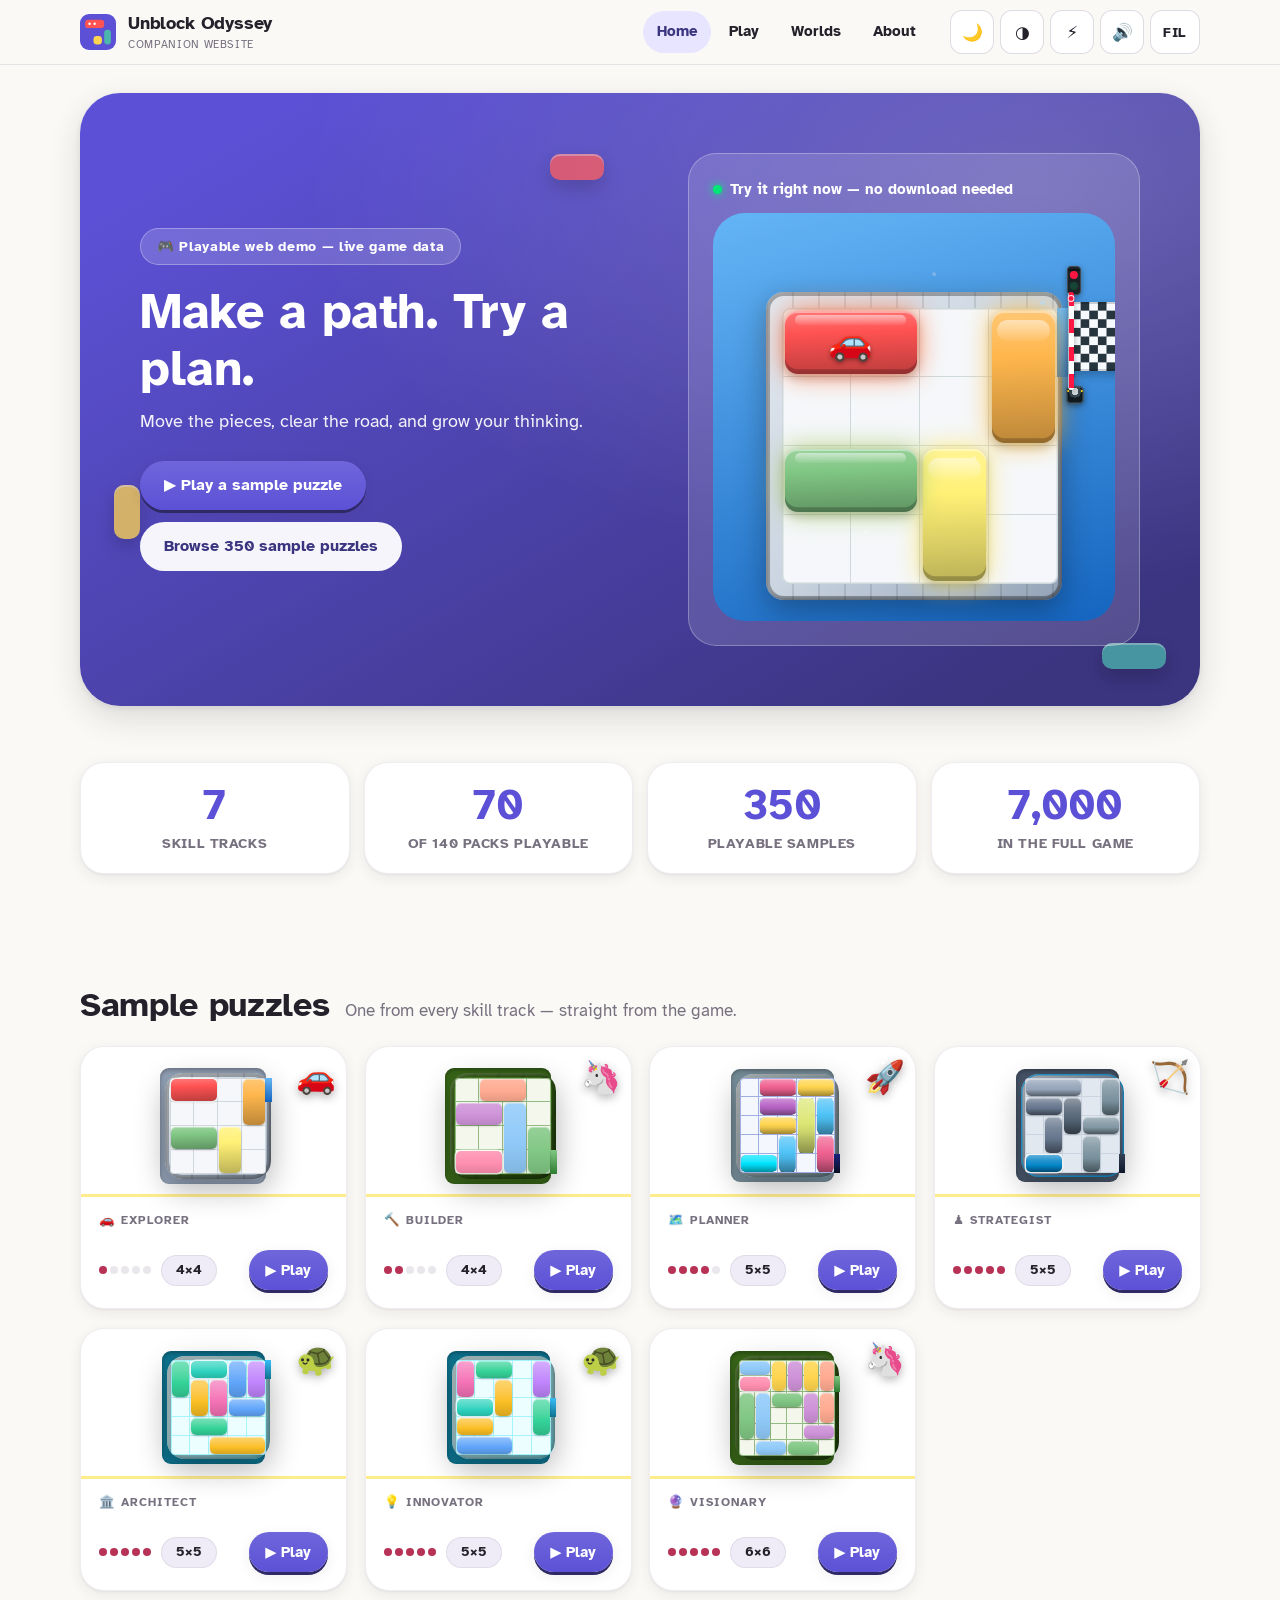
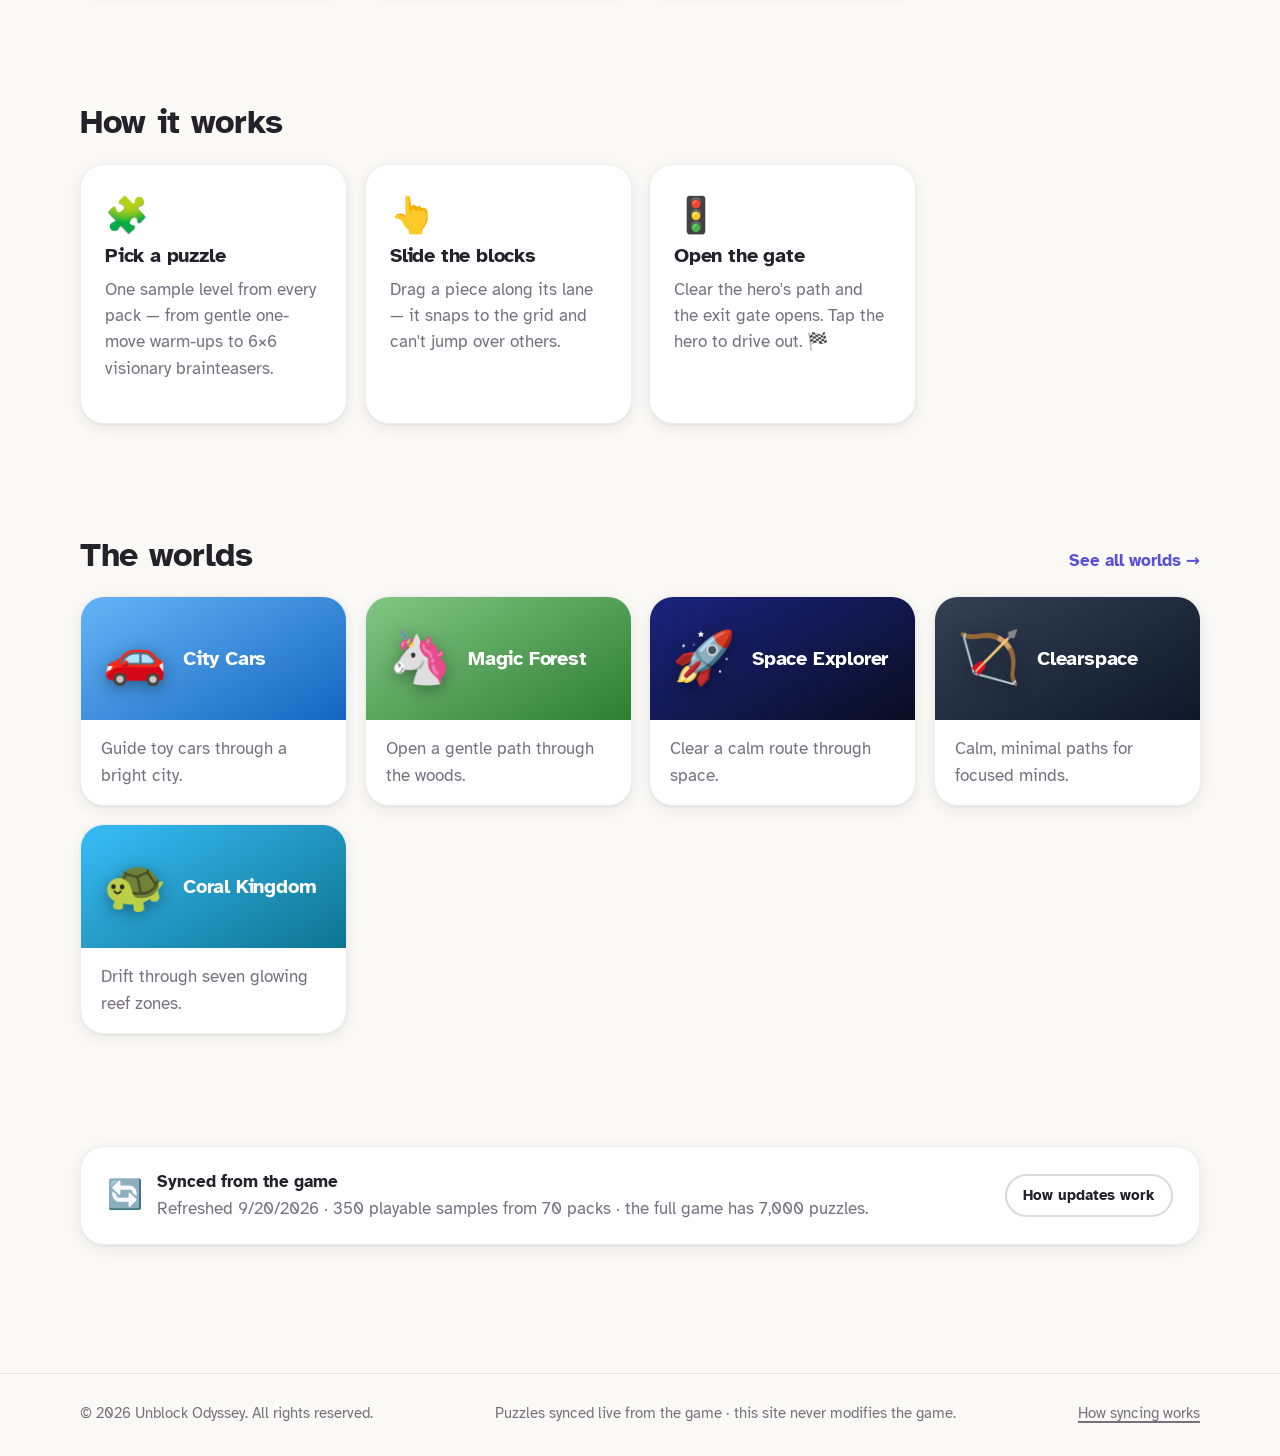
<file: index.html>
<!doctype html>
<html lang="en">
<head>
  <meta charset="utf-8">
  <meta name="viewport" content="width=device-width, initial-scale=1, viewport-fit=cover">
  <meta http-equiv="Content-Security-Policy" content="default-src 'self'; script-src 'self'; style-src 'self' 'unsafe-inline'; img-src 'self' data:; font-src 'self'; connect-src 'self'; object-src 'none'; base-uri 'self'; form-action 'self'; manifest-src 'self'">
  <meta name="referrer" content="no-referrer">
  <title>Unblock Odyssey — Companion Website</title>
  <meta name="description" content="Play real sample puzzles from Unblock Odyssey in your browser. One level from every pack, synced straight from the game — slide the blocks, open the gate, drive out the hero.">
  <meta name="theme-color" id="meta-theme-color" content="#FAF9F6">
  <meta property="og:title" content="Unblock Odyssey — Play sample puzzles">
  <meta property="og:description" content="Real puzzles from the game, playable in your browser. 7 skill tracks, 35 packs, 175 free samples.">
  <meta property="og:type" content="website">
  <link rel="icon" href="data:image/svg+xml,%3Csvg xmlns='http://www.w3.org/2000/svg' viewBox='0 0 64 64'%3E%3Crect width='64' height='64' rx='16' fill='%235C51D6'/%3E%3Crect x='9' y='10' width='34' height='15' rx='6' fill='%23FF5252'/%3E%3Crect x='24' y='39' width='15' height='15' rx='6' fill='%23FFD54F'/%3E%3Crect x='43' y='28' width='12' height='26' rx='6' fill='%234DB6AC'/%3E%3Ccircle cx='17' cy='17.5' r='2.2' fill='%23fff'/%3E%3Ccircle cx='26' cy='17.5' r='2.2' fill='%23fff'/%3E%3C/svg%3E">

  <script src="src/js/preflight.js"></script>
  <link rel="stylesheet" href="src/styles/fonts.css">
  <link rel="stylesheet" href="src/styles/tokens.css">
  <link rel="stylesheet" href="src/styles/base.css">
  <link rel="stylesheet" href="src/styles/components.css">
  <link rel="stylesheet" href="src/styles/worlds.css">

</head>
<body>
  <a class="skip-link" href="#app" data-i18n="skip">Skip to content</a>

  <header class="site-header">
    <div class="wrap">
      <a class="brand" href="#/" aria-label="Unblock Odyssey home">
        <svg width="36" height="36" viewBox="0 0 64 64" aria-hidden="true">
          <rect width="64" height="64" rx="16" fill="#5C51D6"/>
          <rect x="9" y="10" width="34" height="15" rx="6" fill="#FF5252"/>
          <rect x="24" y="39" width="15" height="15" rx="6" fill="#FFD54F"/>
          <rect x="43" y="28" width="12" height="26" rx="6" fill="#4DB6AC"/>
          <circle cx="17" cy="17.5" r="2.2" fill="#fff"/>
          <circle cx="26" cy="17.5" r="2.2" fill="#fff"/>
        </svg>
        <span class="brand-name">Unblock Odyssey<small data-i18n="brandTag">Companion website</small></span>
      </a>

      <nav class="site-nav" id="site-nav" aria-label="Main">
        <a href="#/" data-nav="home" data-i18n="navHome">Home</a>
        <a href="#/play" data-nav="play" data-i18n="navPlay">Play</a>
        <a href="#/worlds" data-nav="worlds" data-i18n="navWorlds">Worlds</a>
        <a href="#/about" data-nav="about" data-i18n="navAbout">About</a>
      </nav>

      <div class="prefs" role="group" aria-label="Display preferences" data-i18n-aria="prefsGroup">
        <button class="pref-btn" id="pref-theme" aria-pressed="false">☀️</button>
        <button class="pref-btn" id="pref-contrast" aria-pressed="false">◐</button>
        <button class="pref-btn" id="pref-motion" aria-pressed="false">⚡</button>
        <button class="pref-btn" id="pref-sound" aria-pressed="false">🔇</button>
        <button class="pref-btn pref-lang" id="pref-lang" title="Wika / Language">FIL</button>
      </div>

      <button class="menu-toggle" id="menu-toggle" aria-expanded="false" aria-controls="site-nav" aria-label="Menu" data-i18n-aria="menu">☰</button>
    </div>
  </header>

  <main id="app"></main>

  <footer class="site-footer">
    <div class="wrap">
      <span data-i18n="footerRights">© 2026 Unblock Odyssey. All rights reserved.</span>
      <span data-i18n="footerSync">Puzzles synced live from the game · this site never modifies the game.</span>
      <span><a href="#/about" data-i18n="footerHow">How syncing works</a></span>
    </div>
  </footer>

  <noscript>
    <div style="max-width:640px;margin:60px auto;padding:0 20px;font-family:sans-serif;text-align:center">
      <h1>Unblock Odyssey</h1>
      <p>This playable website needs JavaScript. Please enable it and reload.</p>
    </div>
  </noscript>

  <script type="module" src="src/js/main.js"></script>
</body>
</html>
</file>
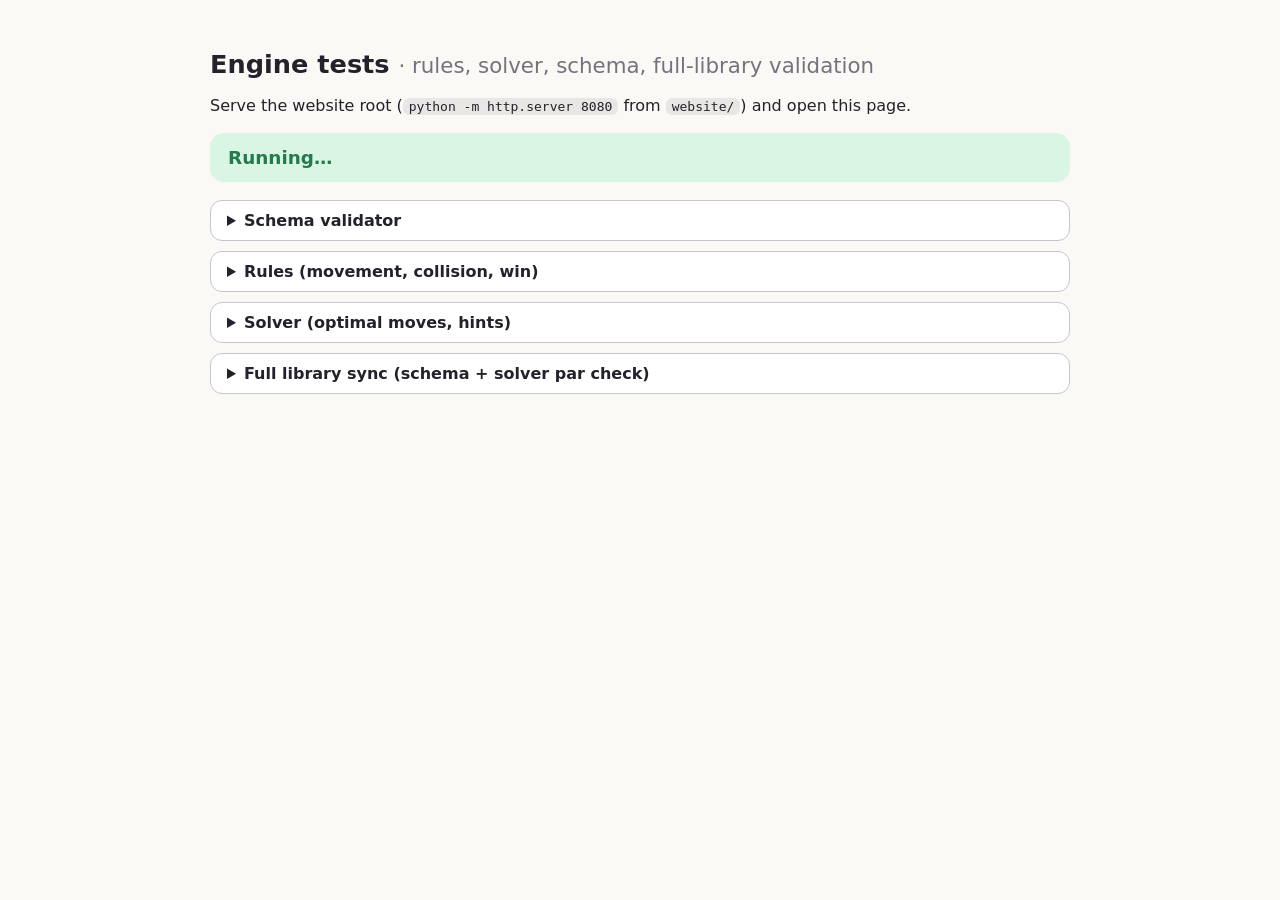
<file: tests/engine-tests.html>
<!doctype html>
<html lang="en">
<head>
  <meta charset="utf-8">
  <meta name="viewport" content="width=device-width, initial-scale=1">
  <title>Engine tests · Unblock Odyssey website</title>
  <style>
    :root { color-scheme: light dark; }
    body { font-family: "Atkinson Hyperlegible", "Segoe UI", system-ui, sans-serif; margin: 0; padding: 32px 20px 60px; background: #FAF9F6; color: #24212B; }
    main { max-width: 860px; margin: 0 auto; }
    h1 { font-size: 1.6rem; } h1 small { font-weight: 400; color: #77717F; }
    #summary { font-size: 1.15rem; font-weight: 700; padding: 14px 18px; border-radius: 14px; margin: 18px 0; }
    #summary.pass { background: #D9F6E4; color: #257A4B; }
    #summary.fail { background: #FFD9E1; color: #B3261E; }
    details { border: 1px solid #C9C3D0; border-radius: 12px; padding: 10px 16px; margin-bottom: 10px; background: #fff; }
    summary { cursor: pointer; font-weight: 700; }
    .pass-row { color: #257A4B; } .fail-row { color: #B3261E; font-weight: 700; }
    ul { margin: 8px 0; padding-left: 22px; } li { margin: 3px 0; font-size: .93rem; }
    code { background: rgba(0,0,0,.07); padding: 1px 6px; border-radius: 6px; }
  </style>
</head>
<body>
  <main>
    <h1>Engine tests <small>· rules, solver, schema, full-library validation</small></h1>
    <p>Serve the website root (<code>python -m http.server 8080</code> from <code>website/</code>) and open this page.</p>
    <div id="summary" class="pass">Running…</div>
    <div id="results"></div>
  </main>

  <script type="module">
    import { validateLevel, difficultyForMinimumMoves, TRACKS } from '../src/js/engine/schema.js';
    import { allowedRange, isPathClear, applySlide } from '../src/js/engine/rules.js';
    import { solve, hint } from '../src/js/engine/solver.js';

    const resultsEl = document.getElementById('results');
    const summaryEl = document.getElementById('summary');
    let pass = 0, fail = 0;

    function group(name, fn) {
      const details = document.createElement('details');
      details.innerHTML = `<summary>${name}</summary><ul></ul>`;
      const list = details.querySelector('ul');
      const row = (ok, text) => {
        const li = document.createElement('li');
        li.className = ok ? 'pass-row' : 'fail-row';
        li.textContent = `${ok ? '✔' : '✘'} ${text}`;
        list.appendChild(li);
        ok ? pass++ : fail++;
      };
      fn(row);
      details.open = fail > 0;
      resultsEl.appendChild(details);
    }

    // ---------- fixtures ----------
    const sample1 = { // v2-explorer-first-paths l01-q01
      id: 'sample-l01-q01', gridSize: 4, exit: { side: 'RIGHT', index: 0 },
      blocks: [
        { id: 0, x: 0, y: 0, length: 2, orientation: 'HORIZONTAL', target: true },
        { id: 1, x: 2, y: 2, length: 2, orientation: 'VERTICAL' },
        { id: 2, x: 3, y: 0, length: 2, orientation: 'VERTICAL' },
        { id: 3, x: 0, y: 2, length: 2, orientation: 'HORIZONTAL' },
      ],
      metadata: { track: 'EXPLORER', skills: ['ONE_STEP_PLANNING'], authoredDifficulty: 1, expectedMinimumMoves: 1 },
    };
    const clone = (p) => JSON.parse(JSON.stringify(p));
    const blocksOf = (p) => p.blocks.map((b) => ({ ...b }));

    // ---------- schema tests ----------
    group('Schema validator', (row) => {
      row(validateLevel(sample1).length === 0, 'valid sample level passes');

      const bad = clone(sample1);
      bad.blocks[1].x = 0; // overlap with target
      row(validateLevel(bad).some((e) => e.includes('overlaps')), 'overlapping blocks rejected');

      const twoTargets = clone(sample1);
      twoTargets.blocks[3].target = true;
      row(validateLevel(twoTargets).some((e) => e.includes('exactly one target')), 'two targets rejected');

      const wrongRow = clone(sample1);
      wrongRow.blocks[0].y = 1;
      row(validateLevel(wrongRow).some((e) => e.includes('exit row')), 'target off the exit row rejected');

      const badDiff = clone(sample1);
      badDiff.metadata.authoredDifficulty = 5;
      row(validateLevel(badDiff).some((e) => e.includes('authoredDifficulty')), 'difficulty band mismatch rejected');

      row(difficultyForMinimumMoves(1) === 1 && difficultyForMinimumMoves(3) === 2
        && difficultyForMinimumMoves(5) === 3 && difficultyForMinimumMoves(8) === 4
        && difficultyForMinimumMoves(9) === 5, 'difficulty bands match the game policy');
    });

    // ---------- rules tests ----------
    group('Rules (movement, collision, win)', (row) => {
      row(isPathClear(sample1, blocksOf(sample1)) === false, 'sample l01-q01 starts blocked');
      row(!!allowedRange(sample1, blocksOf(sample1), 1), 'movable block returns a legal range');

      const walled = clone(sample1);
      walled.blocks[1].static = true;
      row(!allowedRange(walled, blocksOf(walled), 1), 'static block returns no range');
      row(allowedRange(sample1, blocksOf(sample1), 0).max === 1,
        'target can slide right to x=1 but no further while blocked');

      const slid = applySlide(sample1, blocksOf(sample1), 2, 2); // blocker down 2
      row(!!slid && isPathClear(sample1, slid), 'moving blocker down opens the path');

      const noJump = clone(sample1);
      noJump.blocks = [
        { id: 0, x: 0, y: 0, length: 2, orientation: 'HORIZONTAL', target: true },
        { id: 1, x: 3, y: 0, length: 2, orientation: 'VERTICAL' },
        { id: 2, x: 3, y: 2, length: 2, orientation: 'VERTICAL' },
      ];
      row(allowedRange(noJump, noJump.blocks, 2).min === 2, 'vertical block cannot jump through the target row');

      const alreadyClear = { id: 'clear', gridSize: 4, exit: { side: 'RIGHT', index: 1 },
        blocks: [
          { id: 0, x: 0, y: 1, length: 2, orientation: 'HORIZONTAL', target: true },
          { id: 1, x: 1, y: 3, length: 2, orientation: 'HORIZONTAL' },
        ],
        metadata: { track: 'EXPLORER', skills: ['PATH_CLEARING'], authoredDifficulty: 1, expectedMinimumMoves: 1 } };
      row(isPathClear(alreadyClear, blocksOf(alreadyClear)), 'empty path is clear');
    });

    // ---------- solver tests ----------
    group('Solver (optimal moves, hints)', (row) => {
      const r1 = solve(sample1, blocksOf(sample1));
      row(r1.found && r1.moves === 1, `sample l01-q01 solved in 1 move (got ${r1.moves})`);

      // Mid-state: target slid right to x=1; the last blocker still needs one move.
      const mid = applySlide(sample1, blocksOf(sample1), 0, 1);
      const h = hint(sample1, mid);
      row(!!h && h.id === 2, `hint from mid-state points at the right block (got ${h && h.id})`);

      const optimal1 = solve(sample1, blocksOf(sample1), { optimal: true });
      row(optimal1.found && optimal1.moves === 1, 'optimal mode confirms 1 move');

      const unsolvable = clone(sample1);
      unsolvable.blocks[2].static = true;
      unsolvable.blocks[2].y = 0;
      const r2 = solve(unsolvable, blocksOf(unsolvable));
      row(r2.found === false, 'permanently walled puzzle is reported unsolvable');
    });

    // ---------- full library ----------
    group('Full library sync (schema + solver par check)', async (row) => {
      const manifest = await (await fetch('../data/manifest.json')).json();
      row(manifest.stats.packs > 0, `manifest loaded: ${manifest.stats.packs} packs, ${manifest.stats.puzzles} puzzles`);

      let totalLevels = 0, invalid = 0;
      const parChecks = [];
      for (const track of manifest.tracks) {
        for (const pack of track.packs) {
          const json = await (await fetch(`../data/levels/${pack.file}`)).json();
          for (const level of json.levels) {
            totalLevels++;
            const errors = validateLevel(level);
            if (errors.length) invalid++;
          }
          parChecks.push({ track: track.id, pack: pack.title, level: pack.firstPuzzle.puzzle });
        }
      }
      row(invalid === 0, `validated ${totalLevels} levels — ${invalid} invalid`);

      // The game's authored `expectedMinimumMoves` was generated by a BFS
      // that lets blocks jump over each other, so it can drift from the real
      // interactive rules. The website therefore computes its own optimal
      // Par. Here we assert the engine stays self-consistent across all
      // featured puzzles: optimal solves succeed (deep boards may hit the
      // node budget) and weighted hint search never beats the optimum.
      let parOk = 0, parTested = 0, beyondBudget = 0;
      const optima = [];
      for (const check of parChecks) {
        const optimal = solve(check.level, blocksOf(check.level), { optimal: true });
        parTested++;
        optima.push({ check, optimal });
        if (optimal.found) parOk++;
        else if (check.level.metadata.expectedMinimumMoves >= 15) { beyondBudget++; parOk++; }
        else row(false, `${check.track}/${check.pack}: no optimal solution found`);
      }
      row(parOk === parTested, `optimal solve succeeds on ${parOk}/${parTested} featured puzzles${beyondBudget ? ` (${beyondBudget} beyond node budget)` : ''}`);

      let hintOk = 0, hintTested = 0;
      for (const { check, optimal } of optima) {
        if (!optimal.found) continue;
        const weighted = solve(check.level, blocksOf(check.level));
        hintTested++;
        if (weighted.found && weighted.moves >= optimal.moves) hintOk++;
        else if (!weighted.found) hintOk++; // budget miss is acceptable
        else row(false, `${check.track}/${check.pack}: weighted search beat the optimum (${weighted.moves} < ${optimal.moves})`);
      }
      row(hintOk === hintTested, `weighted hint search consistent with the optimum on ${hintOk}/${hintTested} solvable puzzles`);
    });

    // ---------- summary ----------
    const done = () => {
      summaryEl.className = fail ? 'fail' : 'pass';
      summaryEl.textContent = fail ? `✘ ${fail} failing assertion(s), ${pass} passed` : `✔ All ${pass} assertions passed`;
      resultsEl.querySelectorAll('details').forEach((d) => { if (d.querySelector('.fail-row')) d.open = true; });
    };
    // the library group fetches all packs asynchronously; re-check until settled
    const timer = setInterval(() => {
      const libSummary = [...resultsEl.querySelectorAll('li')].some((li) =>
        li.textContent.includes('featured puzzles'));
      if (libSummary) { clearInterval(timer); done(); }
    }, 300);
    setTimeout(done, 8000);
  </script>
</body>
</html>
</file>
<file: src/styles/fonts.css>
/* latin-ext */
@font-face {
  font-family: 'Atkinson Hyperlegible';
  font-style: italic;
  font-weight: 700;
  font-display: swap;
  src: url(../../fonts/9Bt93C1KxNDXMspQ1lPyU89-1h6ONRlW45G056qRdhWDTFieFA.woff2) format('woff2');
  unicode-range: U+0100-02BA, U+02BD-02C5, U+02C7-02CC, U+02CE-02D7, U+02DD-02FF, U+0304, U+0308, U+0329, U+1D00-1DBF, U+1E00-1E9F, U+1EF2-1EFF, U+2020, U+20A0-20AB, U+20AD-20C0, U+2113, U+2C60-2C7F, U+A720-A7FF;
}
/* latin */
@font-face {
  font-family: 'Atkinson Hyperlegible';
  font-style: italic;
  font-weight: 700;
  font-display: swap;
  src: url(../../fonts/9Bt93C1KxNDXMspQ1lPyU89-1h6ONRlW45G056qRdhWNTFg.woff2) format('woff2');
  unicode-range: U+0000-00FF, U+0131, U+0152-0153, U+02BB-02BC, U+02C6, U+02DA, U+02DC, U+0304, U+0308, U+0329, U+2000-206F, U+20AC, U+2122, U+2191, U+2193, U+2212, U+2215, U+FEFF, U+FFFD;
}
/* latin-ext */
@font-face {
  font-family: 'Atkinson Hyperlegible';
  font-style: normal;
  font-weight: 400;
  font-display: swap;
  src: url(../../fonts/9Bt23C1KxNDXMspQ1lPyU89-1h6ONRlW45G07JIoSwQ.woff2) format('woff2');
  unicode-range: U+0100-02BA, U+02BD-02C5, U+02C7-02CC, U+02CE-02D7, U+02DD-02FF, U+0304, U+0308, U+0329, U+1D00-1DBF, U+1E00-1E9F, U+1EF2-1EFF, U+2020, U+20A0-20AB, U+20AD-20C0, U+2113, U+2C60-2C7F, U+A720-A7FF;
}
/* latin */
@font-face {
  font-family: 'Atkinson Hyperlegible';
  font-style: normal;
  font-weight: 400;
  font-display: swap;
  src: url(../../fonts/9Bt23C1KxNDXMspQ1lPyU89-1h6ONRlW45G04pIo.woff2) format('woff2');
  unicode-range: U+0000-00FF, U+0131, U+0152-0153, U+02BB-02BC, U+02C6, U+02DA, U+02DC, U+0304, U+0308, U+0329, U+2000-206F, U+20AC, U+2122, U+2191, U+2193, U+2212, U+2215, U+FEFF, U+FFFD;
}
/* latin-ext */
@font-face {
  font-family: 'Atkinson Hyperlegible';
  font-style: normal;
  font-weight: 700;
  font-display: swap;
  src: url(../../fonts/9Bt73C1KxNDXMspQ1lPyU89-1h6ONRlW45G8Wbc9eiWPVFw.woff2) format('woff2');
  unicode-range: U+0100-02BA, U+02BD-02C5, U+02C7-02CC, U+02CE-02D7, U+02DD-02FF, U+0304, U+0308, U+0329, U+1D00-1DBF, U+1E00-1E9F, U+1EF2-1EFF, U+2020, U+20A0-20AB, U+20AD-20C0, U+2113, U+2C60-2C7F, U+A720-A7FF;
}
/* latin */
@font-face {
  font-family: 'Atkinson Hyperlegible';
  font-style: normal;
  font-weight: 700;
  font-display: swap;
  src: url(../../fonts/9Bt73C1KxNDXMspQ1lPyU89-1h6ONRlW45G8Wbc9dCWP.woff2) format('woff2');
  unicode-range: U+0000-00FF, U+0131, U+0152-0153, U+02BB-02BC, U+02C6, U+02DA, U+02DC, U+0304, U+0308, U+0329, U+2000-206F, U+20AC, U+2122, U+2191, U+2193, U+2212, U+2215, U+FEFF, U+FFFD;
}
</file>
<file: src/styles/tokens.css>
/* Design tokens — mirrored from the game's ui/theme (see website/docs/DESIGN.md). */

:root {
  --bg: #FAF9F6;
  --surface: #FFFFFF;
  --surface-2: #F0ECF7;
  --text: #24212B;
  --muted: #77717F;
  --outline: #C9C3D0;

  --primary: #5C51D6;
  --primary-deep: #3B347F;
  --primary-container: #E7E5FF;
  --on-primary: #FFFFFF;

  --teal: #4DB6AC;
  --teal-container: #E0F2F1;
  --raspberry: #B83256;
  --raspberry-container: #FFD9E1;
  --gold: #FFD700;
  --success: #257A4B;
  --success-container: #D9F6E4;
  --warning: #8A5A00;
  --focus: #0057D9;

  --shadow-1: 0 1px 2px rgba(36, 33, 43, .06), 0 4px 14px rgba(36, 33, 43, .08);
  --shadow-2: 0 2px 6px rgba(36, 33, 43, .08), 0 12px 32px rgba(36, 33, 43, .14);
  --shadow-3: 0 6px 16px rgba(36, 33, 43, .12), 0 24px 56px rgba(36, 33, 43, .20);

  --r-sm: 12px;
  --r-md: 16px;
  --r-lg: 24px;
  --r-xl: 32px;

  --font: "Atkinson Hyperlegible", "Segoe UI", system-ui, -apple-system, sans-serif;

  --header-h: 64px;
  --wrap: 1120px;
}

[data-theme="dark"] {
  --bg: #0F111A;
  --surface: #1A1D29;
  --surface-2: #2D2934;
  --text: #F7F3FB;
  --muted: #C9C3D0;
  --outline: #565064;

  --primary: #A594F9;
  --primary-deep: #3B347F;
  --primary-container: #3B347F;
  --on-primary: #17132E;

  --teal: #80CBC4;
  --teal-container: #1E3A36;
  --raspberry: #FFB1C3;
  --raspberry-container: #4A2431;
  --success: #8DD8AA;
  --success-container: #1F3A2A;
  --focus: #FFE36E;

  --shadow-1: 0 1px 2px rgba(0, 0, 0, .4), 0 4px 14px rgba(0, 0, 0, .35);
  --shadow-2: 0 2px 6px rgba(0, 0, 0, .45), 0 12px 32px rgba(0, 0, 0, .45);
  --shadow-3: 0 6px 16px rgba(0, 0, 0, .5), 0 24px 56px rgba(0, 0, 0, .55);
}

/* High-contrast mode (mirrors the game's accessibility theme). */
[data-contrast="high"] {
  --bg: #FFFFFF;
  --surface: #FFFFFF;
  --surface-2: #F2F2F2;
  --text: #000000;
  --muted: #333333;
  --outline: #000000;
  --primary: #001B6B;
  --primary-deep: #001B6B;
  --primary-container: #DDE1FF;
  --on-primary: #FFFFFF;
  --teal: #00695C;
  --raspberry: #8E0038;
  --focus: #001B6B;
  --shadow-1: 0 0 0 1px #000;
  --shadow-2: 0 0 0 2px #000;
  --shadow-3: 0 0 0 3px #000;
}

[data-contrast="high"][data-theme="dark"] {
  --bg: #000000;
  --surface: #0A0A0A;
  --surface-2: #141414;
  --text: #FFFFFF;
  --muted: #CCCCCC;
  --outline: #FFFFFF;
  --primary: #DDE1FF;
  --primary-deep: #FFFFFF;
  --primary-container: #1B1F4D;
  --on-primary: #000000;
  --focus: #FFE36E;
}

/* Motion preferences */
:root {
  --t-fast: 100ms;
  --t-med: 240ms;
  --t-slow: 650ms;
  --ease-pop: cubic-bezier(.34, 1.56, .64, 1);
}
[data-motion="reduced"] * {
  animation-duration: .01ms !important;
  animation-iteration-count: 1 !important;
  transition-duration: .01ms !important;
}
@media (prefers-reduced-motion: reduce) {
  html:not([data-motion="full"]) * {
    animation-duration: .01ms !important;
    animation-iteration-count: 1 !important;
    transition-duration: .01ms !important;
  }
}
</file>
<file: src/styles/base.css>
/* Base layout, typography, header/footer. */

*, *::before, *::after { box-sizing: border-box; }

html { scroll-behavior: smooth; }

body[data-ambience] {
  background:
    radial-gradient(1100px 380px at 50% -80px, color-mix(in srgb, var(--amb-tint, var(--primary)) 16%, transparent), transparent 72%),
    var(--bg);
}
body[data-ambience="city-cars"] { --amb-tint: #1565C0; }
body[data-ambience="magic-forest"] { --amb-tint: #2E7D32; }
body[data-ambience="space-explorer"] { --amb-tint: #1A237E; }
body[data-ambience="clearspace"] { --amb-tint: #334155; }
body[data-ambience="coral-kingdom"] { --amb-tint: #0E7490; }

body {
  margin: 0;
  font-family: var(--font);
  font-size: 17px;
  line-height: 1.55;
  color: var(--text);
  background: var(--bg);
  -webkit-font-smoothing: antialiased;
  min-height: 100vh;
  display: flex;
  flex-direction: column;
}

h1, h2, h3, h4 { line-height: 1.15; margin: 0 0 .5em; font-weight: 700; letter-spacing: -.01em; }
h1 { font-size: clamp(2rem, 4.6vw, 3.1rem); }
h2 { font-size: clamp(1.5rem, 3vw, 2.1rem); }
h3 { font-size: 1.25rem; }
p { margin: 0 0 1em; }
a { color: var(--primary); text-decoration-thickness: 2px; text-underline-offset: 3px; }
a:hover { text-decoration-thickness: 3px; }
img, svg { display: block; max-width: 100%; }
button { font-family: inherit; }

:focus-visible {
  outline: 3px solid var(--focus);
  outline-offset: 2px;
  border-radius: 6px;
}

.wrap { width: min(var(--wrap), 100% - 40px); margin-inline: auto; }
@supports (width: calc(1px * env(safe-area-inset-left, 0px))) {
  .wrap {
    width: min(var(--wrap), calc(100% - 2 * max(20px, env(safe-area-inset-left, 0px))));
  }
}
.muted { color: var(--muted); }
.center { text-align: center; }

.skip-link {
  position: absolute; left: 16px; top: -48px; z-index: 200;
  background: var(--primary); color: var(--on-primary);
  padding: 10px 18px; border-radius: 0 0 var(--r-sm) var(--r-sm);
  transition: top var(--t-fast);
  text-decoration: none; font-weight: 700;
}
.skip-link:focus { top: 0; }

/* ---------- Header ---------- */

.site-header {
  position: sticky; top: 0; z-index: 100;
  background: color-mix(in srgb, var(--bg) 82%, transparent);
  backdrop-filter: blur(10px);
  border-bottom: 1px solid color-mix(in srgb, var(--outline) 45%, transparent);
}
.site-header .wrap {
  height: var(--header-h);
  display: flex; align-items: center; gap: 20px;
}
.brand { display: flex; align-items: center; gap: 12px; text-decoration: none; color: var(--text); }
.brand-name { font-weight: 700; font-size: 1.12rem; letter-spacing: -.01em; }
.brand-name small { display: block; font-size: .68rem; font-weight: 400; color: var(--muted); letter-spacing: .06em; text-transform: uppercase; }

.site-nav { display: flex; align-items: center; gap: 4px; margin-left: auto; }
.site-nav a {
  text-decoration: none; color: var(--text);
  font-weight: 700; font-size: .95rem;
  padding: 9px 14px; border-radius: 999px;
}
.site-nav a:hover { background: var(--surface-2); }
.site-nav a[aria-current="page"] { background: var(--primary-container); color: var(--primary-deep); }
[data-theme="dark"] .site-nav a[aria-current="page"] { color: var(--text); }

.prefs { display: flex; align-items: center; gap: 6px; }
.pref-btn {
  border: 1px solid color-mix(in srgb, var(--outline) 60%, transparent);
  background: var(--surface); color: var(--text);
  width: 44px; height: 44px; border-radius: 12px;
  display: grid; place-items: center; font-size: 1.05rem;
  cursor: pointer; transition: transform var(--t-fast) var(--ease-pop), background var(--t-fast);
}
.pref-btn:hover { transform: translateY(-1px); background: var(--surface-2); }
.pref-btn[aria-pressed="true"] { background: var(--primary-container); border-color: transparent; }
[data-theme="dark"] .pref-btn[aria-pressed="true"] { color: var(--text); }

.pref-lang {
  width: auto;
  min-width: 44px;
  padding: 0 12px;
  font-weight: 700;
  font-size: .85rem;
  letter-spacing: .04em;
}

.menu-toggle {
  display: none;
  border: 1px solid color-mix(in srgb, var(--outline) 60%, transparent);
  background: var(--surface); color: var(--text);
  width: 44px; height: 44px; border-radius: 12px;
  place-items: center; cursor: pointer; font-size: 1.2rem;
}

/* ---------- Main / footer ---------- */

main { flex: 1; }
.screen { animation: screen-in var(--t-med) ease both; padding-bottom: 72px; }
@keyframes screen-in { from { opacity: 0; transform: translateY(10px); } to { opacity: 1; transform: none; } }

.site-footer {
  border-top: 1px solid color-mix(in srgb, var(--outline) 45%, transparent);
  padding: 28px 0 36px;
  color: var(--muted);
  font-size: .92rem;
}
.site-footer .wrap { display: flex; flex-wrap: wrap; gap: 12px 28px; align-items: center; justify-content: space-between; }
.site-footer a { color: inherit; }

/* ---------- Section scaffolding ---------- */

.section { padding: 56px 0; }
.section-head { display: flex; align-items: baseline; gap: 16px; flex-wrap: wrap; margin-bottom: 22px; }
.section-head h2 { margin: 0; }
.section-head .see-all { margin-left: auto; font-weight: 700; text-decoration: none; }

.page-hero { padding: 44px 0 8px; }
.page-hero .crumbs { font-size: .92rem; margin-bottom: 10px; }
.page-hero .crumbs a { font-weight: 700; text-decoration: none; }

.badge-row { display: flex; flex-wrap: wrap; gap: 8px; }

/* ---------- Responsive: mobile navigation & small screens ---------- */

@media (max-width: 880px) {
  .menu-toggle { display: grid; margin-left: auto; }
  .prefs { margin-left: 0; }

  .site-nav {
    display: none;
    position: absolute;
    top: 100%;
    left: 0; right: 0;
    flex-direction: column;
    align-items: stretch;
    gap: 6px;
    margin: 0;
    padding: 12px 16px calc(16px + env(safe-area-inset-bottom, 0px));
    background: var(--surface);
    border-bottom: 1px solid color-mix(in srgb, var(--outline) 45%, transparent);
    box-shadow: var(--shadow-2);
  }
  .site-nav.open { display: flex; }
  .site-nav a { padding: 14px 16px; border-radius: 14px; font-size: 1.05rem; }
}

@media (max-width: 560px) {
  body { font-size: 16px; }
  /* Player screen: near full-bleed board on phones */
  .screen-player .wrap {
    width: 100%;
    max-width: none;
    padding-inline: 8px calc(8px + env(safe-area-inset-right, 0px) - env(safe-area-inset-left, 0px));
  }
  .screen-player .page-hero { padding-top: 12px; margin-bottom: 2px; }
  .screen-player h1 { font-size: 1.3rem; }
  .screen-player .crumbs { margin-bottom: 4px; }
  .brand-name { font-size: .95rem; white-space: nowrap; }
  .brand-name small { display: none; }
  .brand svg { width: 30px; height: 30px; }
  .site-header .wrap { gap: 8px; flex-wrap: wrap; height: auto; min-height: 56px; padding: 8px 0; row-gap: 6px; }
  .site-header .wrap .prefs { order: 3; }
  .site-header .wrap .menu-toggle { order: 2; margin-left: auto; }
  .site-header .wrap .brand { order: 1; }
  .pref-btn { width: 38px; height: 38px; }
  .pref-lang { min-width: 38px; padding: 0 9px; }
  .section { padding: 40px 0; }
  .page-hero { padding-top: 30px; }
  .grid-cards { grid-template-columns: 1fr; }
  .stats-band { grid-template-columns: repeat(2, 1fr); }
  .puzzle-btn { min-width: 72px; flex: 1 1 30%; }
  .hero { border-radius: 28px; }
}

@media (min-width: 561px) and (max-width: 880px) {
  .grid-cards { grid-template-columns: repeat(2, 1fr); }
}
</file>
<file: src/styles/components.css>
/* Shared components: buttons, chips, cards, dialogs, HUD, confetti. */

/* ---------- Buttons ---------- */

.btn {
  display: inline-flex; align-items: center; justify-content: center; gap: 9px;
  min-height: 48px; padding: 12px 24px;
  border-radius: 999px; border: none; cursor: pointer;
  font-weight: 700; font-size: 1rem; text-decoration: none;
  transition: transform var(--t-fast) var(--ease-pop), box-shadow var(--t-fast), background var(--t-fast);
}
.btn:active { transform: scale(.97); }
.btn-primary {
  background: linear-gradient(180deg, color-mix(in srgb, var(--primary) 88%, white), var(--primary));
  color: var(--on-primary);
  box-shadow: 0 3px 0 color-mix(in srgb, var(--primary-deep) 80%, black), var(--shadow-1);
}
.btn-primary:hover { transform: translateY(-2px); box-shadow: 0 5px 0 color-mix(in srgb, var(--primary-deep) 80%, black), var(--shadow-2); }
.btn-soft {
  background: var(--surface); color: var(--text);
  border: 2px solid color-mix(in srgb, var(--outline) 65%, transparent);
}
.btn-soft:hover { background: var(--surface-2); transform: translateY(-1px); }
.btn-ghost { background: transparent; color: var(--primary); min-height: 42px; padding: 8px 14px; }
.btn-ghost:hover { background: var(--surface-2); }
.btn-sm { min-height: 40px; padding: 8px 16px; font-size: .92rem; }
.btn[disabled] { opacity: .45; cursor: not-allowed; transform: none !important; }

/* ---------- Chips / badges ---------- */

.chip {
  display: inline-flex; align-items: center; gap: 7px;
  padding: 6px 14px; border-radius: 999px;
  background: var(--surface-2); color: var(--text);
  font-size: .86rem; font-weight: 700; line-height: 1.2;
  border: 1px solid color-mix(in srgb, var(--outline) 40%, transparent);
}
.chip-primary { background: var(--primary-container); color: var(--primary-deep); border-color: transparent; }
[data-theme="dark"] .chip-primary { color: var(--text); }
.chip-teal { background: var(--teal-container); color: #0B5348; border-color: transparent; }
[data-theme="dark"] .chip-teal { color: var(--teal); }
.chip-gold { background: color-mix(in srgb, var(--gold) 22%, var(--surface)); border-color: color-mix(in srgb, var(--gold) 55%, transparent); }

.stars { color: var(--gold); letter-spacing: 2px; font-size: .95rem; text-shadow: 0 1px 0 rgba(0,0,0,.18); white-space: nowrap; }
.stars .off { opacity: .28; filter: grayscale(1); }

/* ---------- Cards ---------- */

.card {
  background: var(--surface);
  border-radius: var(--r-lg);
  box-shadow: var(--shadow-1);
  border: 1px solid color-mix(in srgb, var(--outline) 30%, transparent);
  overflow: hidden;
}
.card-hover { transition: transform var(--t-med) var(--ease-pop), box-shadow var(--t-med); }
.card-hover:hover { transform: translateY(-4px); box-shadow: var(--shadow-2); }

.grid-cards { display: grid; gap: 18px; grid-template-columns: repeat(auto-fill, minmax(260px, 1fr)); }
.grid-cards > :nth-child(1) { animation: card-in var(--t-med) var(--ease-pop) both; }
.grid-cards > :nth-child(2) { animation: card-in var(--t-med) var(--ease-pop) 40ms both; }
.grid-cards > :nth-child(3) { animation: card-in var(--t-med) var(--ease-pop) 80ms both; }
.grid-cards > :nth-child(4) { animation: card-in var(--t-med) var(--ease-pop) 120ms both; }
.grid-cards > :nth-child(5) { animation: card-in var(--t-med) var(--ease-pop) 160ms both; }
.grid-cards > :nth-child(6) { animation: card-in var(--t-med) var(--ease-pop) 200ms both; }
.grid-cards > :nth-child(7) { animation: card-in var(--t-med) var(--ease-pop) 240ms both; }
.grid-cards > :nth-child(n+8) { animation: card-in var(--t-med) var(--ease-pop) 280ms both; }
@keyframes card-in { from { opacity: 0; transform: translateY(12px) scale(.98); } }

/* Gold pedestal hairlines (IDEA-140 premium pedestals) */
.pack-card .pc-top, .featured-card .fc-stage { border-bottom: 3px solid color-mix(in srgb, var(--gold) 45%, transparent); }

/* ---------- Featured sample cards ---------- */

.featured-card { display: flex; flex-direction: column; }
.featured-card .fc-stage {
  position: relative; padding: 18px 18px 8px;
  min-height: 150px;
  display: grid; place-items: center;
}
.featured-card .fc-stage .fc-emoji {
  position: absolute; right: 10px; top: 6px; font-size: 2rem;
  filter: drop-shadow(0 3px 5px rgba(0,0,0,.3));
}
.featured-card .fc-body { padding: 14px 18px 18px; display: flex; flex-direction: column; gap: 10px; flex: 1; }
.featured-card .fc-kicker { font-size: .78rem; font-weight: 700; letter-spacing: .08em; text-transform: uppercase; color: var(--muted); }
.featured-card .fc-title { font-size: 1.15rem; font-weight: 700; margin: 0; }
.featured-card .fc-meta { display: flex; align-items: center; gap: 10px; flex-wrap: wrap; margin-top: auto; }

/* ---------- Stats band ---------- */

.stats-band {
  display: grid; gap: 14px; grid-template-columns: repeat(auto-fit, minmax(150px, 1fr));
}
.stat-card { text-align: center; padding: 22px 12px 18px; }
.stat-num { font-size: clamp(1.9rem, 3.4vw, 2.6rem); font-weight: 700; color: var(--primary); line-height: 1; }
[data-theme="dark"] .stat-num { color: var(--primary); }
.stat-label { font-size: .9rem; color: var(--muted); font-weight: 700; margin-top: 6px; letter-spacing: .04em; text-transform: uppercase; }

/* ---------- Dialog ---------- */

.dialog-backdrop {
  position: fixed; inset: 0; z-index: 300;
  background: rgba(15, 17, 26, .55);
  display: grid; place-items: center; padding: 20px;
  animation: fade-in var(--t-med) ease both;
}
@keyframes fade-in { from { opacity: 0; } to { opacity: 1; } }
.dialog {
  position: relative;
  background: var(--surface); color: var(--text);
  border-radius: var(--r-xl);
  box-shadow: var(--shadow-3);
  padding: 34px 30px 28px;
  width: min(460px, 100%);
  text-align: center;
  animation: pop-in var(--t-slow) var(--ease-pop) both;
}
@keyframes pop-in { from { opacity: 0; transform: scale(.8) translateY(16px); } to { opacity: 1; transform: none; } }
.dialog h2 { margin-bottom: 6px; }
.dialog .actions { display: flex; gap: 10px; justify-content: center; flex-wrap: wrap; margin-top: 20px; }
.win-emoji { font-size: 3.4rem; line-height: 1; animation: win-bounce 1s var(--ease-pop) infinite alternate; }
@keyframes win-bounce { from { transform: translateY(0) rotate(-4deg); } to { transform: translateY(-10px) rotate(4deg); } }
.win-stats { display: flex; gap: 10px; justify-content: center; flex-wrap: wrap; margin-top: 14px; }

.confetti-piece {
  position: fixed; top: -20px; z-index: 310;
  width: 12px; height: 18px; border-radius: 4px;
  pointer-events: none;
  animation: confetti-fall linear both;
}
@keyframes confetti-fall {
  to { transform: translateY(105vh) rotate(720deg); opacity: .9; }
}

/* ---------- Player HUD ---------- */
@media (max-width: 560px) {
  .screen-player .hud-card { padding: 14px 16px; }
  .screen-player .badge-row { gap: 6px; }
  .screen-player .chip { padding: 5px 10px; font-size: .8rem; }
  .screen-player .sample-note { margin-top: 8px; font-size: .78rem; }
}

/* ---------- Player HUD ---------- */

.player-layout { display: grid; gap: 28px; grid-template-columns: minmax(0, 1fr) 300px; align-items: start; }
@media (max-width: 940px) { .player-layout { grid-template-columns: 1fr; } }

.hud-card { padding: 20px 22px; }
.hud-row { display: flex; align-items: center; justify-content: space-between; gap: 12px; padding: 10px 0; border-bottom: 1px dashed color-mix(in srgb, var(--outline) 50%, transparent); }
.hud-row:last-of-type { border-bottom: none; }
.hud-label { font-weight: 700; font-size: .85rem; letter-spacing: .05em; text-transform: uppercase; color: var(--muted); }
.hud-value { font-weight: 700; font-size: 1.05rem; }
.moves-pulse { animation: moves-pop var(--t-fast) var(--ease-pop); }
@keyframes moves-pop { 50% { transform: scale(1.25); color: var(--primary); } }

.action-row { display: flex; gap: 10px; flex-wrap: wrap; margin-top: 16px; }

.hint-note { margin-top: 14px; font-size: .92rem; padding: 12px 14px; border-radius: var(--r-sm); background: var(--teal-container); color: #0B5348; display: none; }
[data-theme="dark"] .hint-note { color: var(--teal); }
.hint-note.show { display: block; animation: screen-in var(--t-med) ease both; }

.sample-note {
  margin: 10px auto 0;
  font-size: .85rem;
  text-align: center;
  opacity: .85;
  max-width: 56ch;
}

.kbd-tips { margin-top: 14px; font-size: .88rem; color: var(--muted); }
.kbd-tips kbd {
  background: var(--surface-2); border: 1px solid var(--outline);
  border-bottom-width: 3px; border-radius: 6px; padding: 1px 7px;
  font-family: inherit; font-size: .82rem; font-weight: 700;
}

/* ---------- Puzzle picker ---------- */

.level-group { margin-bottom: 18px; }
.level-group h3 {
  font-size: .95rem; color: var(--muted);
  text-transform: uppercase; letter-spacing: .07em;
  margin-bottom: 10px;
}
.puzzle-row { display: flex; gap: 10px; flex-wrap: wrap; }
.puzzle-btn {
  display: flex; flex-direction: column; align-items: center; gap: 2px;
  min-width: 86px; padding: 12px 10px 10px;
  border-radius: var(--r-md); border: 2px solid color-mix(in srgb, var(--outline) 55%, transparent);
  background: var(--surface); cursor: pointer; color: var(--text);
  transition: transform var(--t-fast) var(--ease-pop), border-color var(--t-fast), background var(--t-fast);
}
.puzzle-btn:hover { transform: translateY(-3px); border-color: var(--primary); }
.puzzle-btn .q-num { font-weight: 700; font-size: 1.05rem; }
.diff-dots { display: flex; gap: 3px; }
.diff-dots i { width: 8px; height: 8px; border-radius: 50%; background: var(--outline); opacity: .4; }
.diff-dots i.on { background: var(--raspberry); opacity: 1; }
.puzzle-btn .par { font-size: .78rem; color: var(--muted); }

/* ---------- Generic lists ---------- */

.check-list { list-style: none; padding: 0; margin: 0; display: grid; gap: 12px; }
.check-list li { display: flex; gap: 12px; align-items: flex-start; }
.check-list .ic { font-size: 1.3rem; line-height: 1.3; }
</file>
<file: src/styles/worlds.css>
/* World theming: stage backdrops, game board, blocks, exit gate, mini previews. */

/* ---------- World variables ---------- */

[data-world="city-cars"] {
  --w-stage-from: #64B5F6; --w-stage-to: #1565C0;
  --w-board-bg: #94A3B8; --w-inner: #F5F7FA; --w-lines: #CFD8DC;
  --w-target: #FF5252; --w-ink: #263238; --w-rim: #8E99A2;
  --w-frame-a: #E2E8F0; --w-frame-b: #CBD5E1; --w-frame-c: #94A3B8;
  --w-trim: #0E7490;
}
[data-world="magic-forest"] {
  --w-stage-from: #81C784; --w-stage-to: #2E7D32;
  --w-board-bg: #386618; --w-inner: #F4F8EC; --w-lines: #94BB84;
  --w-target: #FF8FB1; --w-ink: #1B4009; --w-rim: #2E6B12;
  --w-frame-a: #4B7B22; --w-frame-b: #386618; --w-frame-c: #25480D;
  --w-trim: #F57F17;
}
[data-world="space-explorer"] {
  --w-stage-from: #1A237E; --w-stage-to: #0A0E21;
  --w-board-bg: #78909C; --w-inner: #F5F7FF; --w-lines: #9FADE0;
  --w-target: #00E5FF; --w-ink: #1A237E; --w-rim: #9FA8DA;
  --w-frame-a: #ECEFF1; --w-frame-b: #B0BEC5; --w-frame-c: #78909C;
  --w-trim: #0E7490;
}
[data-world="clearspace"] {
  --w-stage-from: #334155; --w-stage-to: #0F172A;
  --w-board-bg: #475569; --w-inner: #E2E8F0; --w-lines: #CBD5E1;
  --w-target: #0284C7; --w-ink: #0F172A; --w-rim: #64748B;
  --w-frame-a: #F1F5F9; --w-frame-b: #94A3B8; --w-frame-c: #475569;
  --w-trim: #0369A1;
}
[data-world="coral-kingdom"] {
  --w-stage-from: #38BDF8; --w-stage-to: #0E7490;
  --w-board-bg: #0E7490; --w-inner: #ECFEFF; --w-lines: #A5F3FC;
  --w-target: #2DD4BF; --w-ink: #083344; --w-rim: #0E7490;
  --w-frame-a: #E0F7FA; --w-frame-b: #B2EBF2; --w-frame-c: #80DEEA;
  --w-trim: #0F766E;
}

/* Per-track surface trims (Space Explorer spec) */
[data-world="space-explorer"][data-track="EXPLORER"]  { --w-trim: #0E7490; }
[data-world="space-explorer"][data-track="PLANNER"]   { --w-trim: #0369A1; }
[data-world="space-explorer"][data-track="BUILDER"]   { --w-trim: #8A6D2F; }
[data-world="space-explorer"][data-track="STRATEGIST"]{ --w-trim: #2F4A75; }
[data-world="space-explorer"][data-track="ARCHITECT"] { --w-trim: #0F6B64; }
[data-world="space-explorer"][data-track="INNOVATOR"] { --w-trim: #5E35B1; }
[data-world="space-explorer"][data-track="VISIONARY"] { --w-trim: #5E4B9E; }

/* Dark-mode board palettes (game dark themes) */
[data-theme="dark"] [data-world="city-cars"] {
  --w-board-bg: #374151; --w-inner: #101214; --w-lines: #5C6B73;
  --w-target: #FF8A80; --w-ink: #ECEFF1; --w-rim: #475569;
  --w-frame-a: #374151; --w-frame-b: #1F2937; --w-frame-c: #111827;
}
[data-theme="dark"] [data-world="magic-forest"] {
  --w-board-bg: #0B3C32; --w-inner: #081410; --w-lines: #2E806C;
  --w-target: #FFB1C1; --w-ink: #DFF2E4; --w-rim: #2E806C;
  --w-frame-a: #0B3C32; --w-frame-b: #062A27; --w-frame-c: #021A18;
}
[data-theme="dark"] [data-world="space-explorer"] {
  --w-board-bg: #283548; --w-inner: #050714; --w-lines: #525895;
  --w-target: #18FFFF; --w-ink: #E3F2FD; --w-rim: #525895;
  --w-frame-a: #283548; --w-frame-b: #1A2332; --w-frame-c: #0F1722;
}
[data-theme="dark"] [data-world="clearspace"] {
  --w-board-bg: #18182E; --w-inner: #1E293B; --w-lines: #64748B;
  --w-target: #38BDF8; --w-ink: #E2E8F0; --w-rim: #475569;
  --w-frame-a: #252542; --w-frame-b: #18182E; --w-frame-c: #0E0E1B;
}
[data-theme="dark"] [data-world="coral-kingdom"] {
  --w-board-bg: #0E4F5C; --w-inner: #083344; --w-lines: #155E75;
  --w-target: #5EEAD4; --w-ink: #CFFAFE; --w-rim: #0E7490;
  --w-frame-a: #164E63; --w-frame-b: #0E4F5C; --w-frame-c: #083344;
}

/* ---------- Stage backdrop ---------- */

.board-stage {
  position: relative;
  background: linear-gradient(165deg, var(--w-stage-from), var(--w-stage-to));
  border-radius: var(--r-xl);
  padding: clamp(16px, 3.4vw, 34px);
  overflow: hidden;
  box-shadow: var(--shadow-2);
}
.board-stage::before {
  position: absolute; inset: 0;
  display: grid; place-items: center;
  font-size: clamp(9rem, 24vw, 17rem);
  opacity: .13;
  filter: saturate(.8);
  pointer-events: none;
  user-select: none;
}
/* Drifting world-tinted motes (IDEA-140 "everything is alive") */
.board-stage::after {
  content: "";
  position: absolute; inset: 0;
  pointer-events: none;
  background-image:
    radial-gradient(circle 2px at 20% 30%, color-mix(in srgb, var(--w-stage-from) 70%, white) 98%, transparent),
    radial-gradient(circle 1.5px at 65% 60%, rgba(255, 255, 255, .8) 98%, transparent),
    radial-gradient(circle 2.5px at 82% 22%, color-mix(in srgb, var(--w-stage-from) 50%, white) 98%, transparent),
    radial-gradient(circle 1.5px at 38% 78%, rgba(255, 255, 255, .55) 98%, transparent),
    radial-gradient(circle 2px at 55% 15%, color-mix(in srgb, var(--w-stage-to) 40%, white) 98%, transparent);
  animation: motes-drift 22s linear infinite alternate;
  opacity: .5;
}
@keyframes motes-drift {
  from { background-position: 0 0, 0 0, 0 0, 0 0, 0 0; }
  to { background-position: -34px 26px, 22px -30px, -18px 40px, 30px 18px, -26px -22px; }
}
[data-world="city-cars"] .board-stage::before { content: "🏙️"; }
[data-world="magic-forest"] .board-stage::before { content: "🌳"; }
[data-world="space-explorer"] .board-stage::before { content: "🪐"; }
[data-world="clearspace"] .board-stage::before { content: "B21"; }
.board-stage > * { position: relative; }

/* ---------- Board frame + grid ---------- */

.board-frame {
  --rim: clamp(10px, 1.8vw, 16px);
  --gap: 6px;
  position: relative;
  margin-inline: auto;
  border-radius: 18px;
  padding: var(--rim);
  background:
    var(--w-frame-texture, none),
    linear-gradient(135deg, var(--w-frame-a), var(--w-frame-b) 50%, var(--w-frame-c));
  box-shadow:
    inset 0 0 0 4px rgba(0, 0, 0, .30),
    inset 2px 2px 3px rgba(255, 255, 255, .22),
    inset -2px -2px 3px rgba(0, 0, 0, .22),
    0 10px 30px rgba(0, 0, 0, .30);
}
/* Per-world wall texture (game wall features, simplified) */
[data-world="city-cars"] .board-frame {
  --w-frame-texture: repeating-linear-gradient(90deg, rgba(0, 0, 0, .10) 0 2px, transparent 2px 26px);
}
[data-world="magic-forest"] .board-frame {
  --w-frame-texture: repeating-linear-gradient(115deg, rgba(0, 0, 0, .08) 0 3px, transparent 3px 22px);
}
[data-world="space-explorer"] .board-frame {
  --w-frame-texture: repeating-linear-gradient(0deg, rgba(0, 229, 255, .07) 0 2px, transparent 2px 20px);
}
[data-world="clearspace"] .board-frame {
  box-shadow:
    inset 0 0 0 1.5px color-mix(in srgb, var(--w-target) 75%, transparent),
    inset 0 0 0 4px rgba(0, 0, 0, .30),
    inset 2px 2px 3px rgba(255, 255, 255, .18),
    0 10px 30px rgba(0, 0, 0, .30);
}
[data-world="coral-kingdom"] .board-frame {
  --w-frame-texture: radial-gradient(circle at 12px 14px, rgba(255, 255, 255, .16) 2px, transparent 3px),
    radial-gradient(circle at 30px 30px, rgba(255, 255, 255, .10) 2px, transparent 3px);
}
.board-grid {
  position: relative;
  background: var(--w-inner);
  border-radius: 8px;
  background-image:
    linear-gradient(var(--w-lines) 1.5px, transparent 1.5px),
    linear-gradient(90deg, var(--w-lines) 1.5px, transparent 1.5px);
  background-size: var(--cell) var(--cell);
  background-position: -1px -1px;
  box-shadow: inset 0 0 0 1.5px var(--w-lines);
}

/* Exit gap: notch in the right rim at the exit row. */
.exit-gap {
  position: absolute;
  right: calc(-1 * var(--rim) - 1px);
  top: calc(var(--exit-row) * var(--cell));
  width: calc(var(--rim) + 2px);
  height: var(--cell);
  background: linear-gradient(180deg, var(--w-stage-from), var(--w-stage-to));
}

/* ---------- Blocks ---------- */

.block {
  position: absolute;
  border-radius: calc(var(--cell) * .18);
  cursor: grab;
  touch-action: none;
  background: linear-gradient(178deg,
    color-mix(in srgb, var(--c) 78%, white) 0%,
    var(--c) 34%,
    color-mix(in srgb, var(--c) 74%, black) 100%);
  box-shadow:
    inset 0 2px 0 rgba(255, 255, 255, .38),
    inset 0 calc(var(--cell) * -.07) 0 rgba(0, 0, 0, .22),
    0 calc(var(--cell) * .05) calc(var(--cell) * .14) rgba(0, 0, 0, .28);
  transition: left var(--t-fast) ease-out, top var(--t-fast) ease-out, transform var(--t-fast) var(--ease-pop);
  user-select: none;
  -webkit-user-drag: none;
}
.block::before {
  content: "";
  position: absolute; top: 7%; left: 8%; right: 8%; height: 16%;
  border-radius: 999px;
  background: linear-gradient(180deg, rgba(255, 255, 255, .5), rgba(255, 255, 255, .06));
  pointer-events: none;
}

/* ---- Premium 2.5D block surfaces (per-world, from GameBoard.kt specs) ---- */

/* City Cars: glossy premium + gold aura glow + grounding (IDEA-139) */
[data-world="city-cars"] .block {
  box-shadow:
    inset 0 2px 0 rgba(255, 255, 255, .38),
    inset 0 calc(var(--cell) * -.07) 0 rgba(0, 0, 0, .22),
    0 0 calc(var(--cell) * .38) color-mix(in srgb, var(--c), #FFD54F 35%),
    0 calc(var(--cell) * .05) calc(var(--cell) * .14) rgba(0, 0, 0, .3);
}

/* Space Explorer: chamfered octagon, extrusion, edge light, AO (IDEA-125) */
[data-world="space-explorer"] .block {
  border-radius: 8px;
  clip-path: polygon(11% 0, 89% 0, 100% 11%, 100% 89%, 89% 100%, 11% 100%, 0 89%, 0 11%);
  background: linear-gradient(180deg,
    color-mix(in srgb, var(--c), white 30%) 0%,
    var(--c) 45%,
    color-mix(in srgb, var(--c), black 25%) 100%);
  filter:
    drop-shadow(2.5px 2.5px 0 color-mix(in srgb, var(--c), black 45%))
    drop-shadow(0 0 1px color-mix(in srgb, var(--w-trim, var(--w-rim)) 90%, transparent));
}
[data-world="space-explorer"] .block::before {
  content: "";
  position: absolute; inset: 2px;
  clip-path: polygon(11% 0, 89% 0, 100% 11%, 100% 89%, 89% 100%, 11% 100%, 0 89%, 0 11%);
  border-radius: 0;
  top: 2px; left: 2px; right: 2px; height: auto; bottom: 2px;
  background: linear-gradient(180deg, rgba(255, 255, 255, .5), rgba(255, 255, 255, .1) 35%, transparent 60%);
}
[data-world="space-explorer"] .block::after {
  content: "";
  position: absolute; inset: 0;
  clip-path: inherit;
  background: linear-gradient(180deg, transparent 62%, rgba(0, 0, 0, .16));
  pointer-events: none;
}
[data-world="space-explorer"] .block[data-orient="h"][data-cells="2"]::after {
  background:
    linear-gradient(90deg, transparent calc(50% - .6px), rgba(0, 0, 0, .15) calc(50% - .6px), rgba(0, 0, 0, .15) calc(50% + .6px), transparent calc(50% + .6px)),
    linear-gradient(180deg, transparent 62%, rgba(0, 0, 0, .16));
}
[data-world="space-explorer"] .block[data-orient="h"][data-cells="3"]::after {
  background:
    linear-gradient(90deg, transparent calc(33% - .6px), rgba(0, 0, 0, .15) calc(33% - .6px), rgba(0, 0, 0, .15) calc(33% + .6px), transparent calc(33% + .6px), transparent calc(66% - .6px), rgba(0, 0, 0, .15) calc(66% - .6px), rgba(0, 0, 0, .15) calc(66% + .6px), transparent calc(66% + .6px)),
    linear-gradient(180deg, transparent 62%, rgba(0, 0, 0, .16));
}
[data-world="space-explorer"] .block[data-orient="v"][data-cells="2"]::after {
  background:
    linear-gradient(180deg, transparent calc(50% - .6px), rgba(0, 0, 0, .15) calc(50% - .6px), rgba(0, 0, 0, .15) calc(50% + .6px), transparent calc(50% + .6px) 62%, rgba(0, 0, 0, .16));
}
[data-world="space-explorer"] .block[data-orient="v"][data-cells="3"]::after {
  background:
    linear-gradient(180deg, transparent calc(33% - .6px), rgba(0, 0, 0, .15) calc(33% - .6px), rgba(0, 0, 0, .15) calc(33% + .6px), transparent calc(33% + .6px), transparent calc(66% - .6px), rgba(0, 0, 0, .15) calc(66% - .6px), rgba(0, 0, 0, .15) calc(66% + .6px), transparent calc(66% + .6px));
}

/* Magic Forest: soft-depth slab (IDEA-133) */
[data-world="magic-forest"] .block {
  border-radius: calc(var(--cell) * .16);
  background: linear-gradient(180deg,
    color-mix(in srgb, var(--c), white 16%) 0%,
    var(--c) 55%,
    color-mix(in srgb, var(--c), black 10%) 100%);
  box-shadow:
    0 calc(var(--cell) * .08) 0 color-mix(in srgb, var(--c), black 40%),
    0 calc(var(--cell) * .08 + 3px) rgba(0, 0, 0, .26),
    inset 1.2px 1.2px 0 rgba(255, 255, 255, .6);
}

/* Clearspace: machined blueprint tile (IDEA-132) */
[data-world="clearspace"] .block {
  border-radius: calc(var(--cell) * .2);
  background: linear-gradient(180deg,
    color-mix(in srgb, var(--c), white 36%) 0%,
    color-mix(in srgb, var(--c), white 14%) 30%,
    var(--c) 62%,
    color-mix(in srgb, var(--c), black 42%) 100%);
  box-shadow:
    0 2px 3px rgba(0, 0, 0, .28),
    inset 0 0 0 1.5px color-mix(in srgb, var(--w-ink), transparent 15%),
    inset 0 0 0 4.5px rgba(255, 255, 255, .15);
}
[data-world="clearspace"] .block::before {
  content: "";
  position: absolute; left: 9%; right: 9%; top: 3px; height: 1.1px;
  border-radius: 0;
  background: linear-gradient(90deg, transparent, rgba(255, 255, 255, .66), transparent);
}

/* Coral Kingdom: raised slab with south skirt + cyan ambience (IDEA-137) */
[data-world="coral-kingdom"] .block {
  background: linear-gradient(180deg,
    color-mix(in srgb, var(--c), white 34%) 0%,
    var(--c) 60%,
    color-mix(in srgb, var(--c), black 14%) 100%);
  box-shadow:
    0 calc(var(--cell) * .08) 0 color-mix(in srgb, var(--c), black 20%),
    0 0 calc(var(--cell) * .32) rgba(45, 212, 191, .28),
    inset 1.4px 1.4px 0 rgba(255, 255, 255, .6);
}
.block:focus-visible { outline: 3px solid #fff; outline-offset: 2px; }
.block.selected { box-shadow: 0 0 0 3px var(--w-ink), inset 0 2px 0 rgba(255,255,255,.38); }
.block.dragging { cursor: grabbing; z-index: 20; transition: none; transform: scale(1.04); box-shadow: 0 14px 30px rgba(0,0,0,.35); }

.block.static-block {
  --c: var(--w-rim);
  cursor: default;
  filter: saturate(.35) brightness(.82);
}
.block.static-block::before { opacity: .3; }

.block.target { --c: var(--w-target); z-index: 5; }
.block .hero-emoji {
  position: absolute; inset: 0;
  display: grid; place-items: center;
  font-size: calc(var(--cell) * .52);
  filter: drop-shadow(0 2px 2px rgba(0, 0, 0, .35));
  pointer-events: none;
}
.block.target.path-clear {
  animation: hero-ready 1.15s ease-in-out infinite;
}
@keyframes hero-ready {
  0%, 100% { box-shadow: 0 0 0 0 color-mix(in srgb, var(--w-target) 65%, white), 0 6px 16px rgba(0,0,0,.3); }
  50% { box-shadow: 0 0 0 calc(var(--cell) * .12) color-mix(in srgb, var(--w-target) 40%, transparent), 0 6px 16px rgba(0,0,0,.3); }
}
.block.deny { animation: deny-wiggle .32s ease; }
@keyframes deny-wiggle {
  25% { translate: -5px 0; }
  50% { translate: 5px 0; }
  75% { translate: -3px 0; }
}
.block.hint-flash {
  animation: hint-pulse 0.8s ease-in-out 2;
  z-index: 8;
}
@keyframes hint-pulse {
  50% { box-shadow: 0 0 0 calc(var(--cell) * .14) color-mix(in srgb, var(--teal, #4DB6AC) 75%, transparent), 0 6px 16px rgba(0,0,0,.3); }
}
.block.exiting { transition: transform var(--exit-dur, 2.4s) cubic-bezier(.45, .05, .55, .95); cursor: default; }
.block.exiting.fast { transition-duration: var(--exit-dur, .55s); }
.block.exiting.vanish { animation: hero-vanish .6s ease both; }
@keyframes hero-vanish { to { opacity: 0; scale: .72; } }
.block.target { animation: hero-breathe 2.4s ease-in-out infinite; }
@keyframes hero-breathe { 50% { scale: 1.015; } }

/* Lane hint: where the selected block can slide (drag or tap a free cell). */
.lane-hint {
  position: absolute; z-index: 3; pointer-events: none;
  border-radius: 999px;
  background: color-mix(in srgb, var(--w-ink) 12%, transparent);
  outline: 2px dashed color-mix(in srgb, var(--w-ink) 38%, transparent);
  opacity: 0;
  transition: opacity var(--t-fast);
}
.lane-hint.show { opacity: 1; }

/* ---------- Exit gates per world ----------
   City Cars keeps the toll gate (pole, light, striped arm, checkered runway).
   Other worlds use the game's themed exits: golden halo rings (Magic Forest),
   a singularity portal with god rays (Space Explorer), a quantum terminal
   with racing bits (Clearspace), and a whirlpool (Coral Kingdom). Portals
   read as SEALED when closed and come ALIVE when the path clears. */

.exit-portal {
  display: none;
  position: absolute;
  pointer-events: none;
  opacity: .55;
  transition: opacity var(--t-med), box-shadow var(--t-med), filter var(--t-med);
}
[data-world="magic-forest"] .gate-lightbox,
[data-world="magic-forest"] .gate-arm,
[data-world="space-explorer"] .gate-lightbox,
[data-world="space-explorer"] .gate-arm,
[data-world="clearspace"] .gate-lightbox,
[data-world="clearspace"] .gate-arm,
[data-world="coral-kingdom"] .gate-lightbox,
[data-world="coral-kingdom"] .gate-arm,
[data-world="magic-forest"] .gate-cabinet,
[data-world="space-explorer"] .gate-cabinet,
[data-world="clearspace"] .gate-cabinet,
[data-world="coral-kingdom"] .gate-cabinet { display: none; }

[data-world="magic-forest"] .exit-portal,
[data-world="space-explorer"] .exit-portal,
[data-world="clearspace"] .exit-portal,
[data-world="coral-kingdom"] .exit-portal { display: block; z-index: 16; }

/* Magic Forest: golden halo rings (IDEA-133) */
[data-world="magic-forest"] .exit-portal {
  border-radius: 50%;
  background:
    radial-gradient(circle,
      rgba(255, 236, 179, .38) 0 26%,
      transparent 27% 38%,
      rgba(255, 215, 0, .55) 39% 47%,
      transparent 48% 56%,
      rgba(255, 213, 79, .45) 57% 66%,
      transparent 67%),
    radial-gradient(circle at 50% 50%, rgba(255, 236, 179, .22), rgba(46, 125, 50, .35));
}
[data-world="magic-forest"] .exit-portal::after {
  content: "º6";
  position: absolute; inset: 0;
  display: grid; place-items: center;
  font-size: calc(var(--cell) * .34);
  color: rgba(255, 236, 179, .8);
}
[data-world="magic-forest"] .gate.open .exit-portal {
  opacity: 1;
  box-shadow: 0 0 26px rgba(255, 213, 79, .95), 0 0 54px rgba(255, 213, 79, .5);
  animation: halo-spin 9s linear infinite;
}
@keyframes halo-spin { to { transform: rotate(360deg); } }

/* Space Explorer: singularity portal with god rays (IDEA-125) */
[data-world="space-explorer"] .exit-portal {
  border-radius: 50%;
  background:
    radial-gradient(circle,
      rgba(255, 255, 255, .85) 0 9%,
      rgba(0, 229, 255, .5) 10% 22%,
      transparent 23% 100%),
    conic-gradient(rgba(0, 229, 255, .4) 0 8%, transparent 8% 16%,
      rgba(124, 77, 255, .38) 16% 24%, transparent 24% 32%,
      rgba(0, 229, 255, .4) 32% 40%, transparent 40% 48%,
      rgba(124, 77, 255, .38) 48% 56%, transparent 56% 64%,
      rgba(0, 229, 255, .4) 64% 72%, transparent 72% 80%,
      rgba(124, 77, 255, .38) 80% 88%, transparent 88% 100%);
  animation: rays-spin 7s linear infinite;
}
[data-world="space-explorer"] .gate.open .exit-portal {
  opacity: 1;
  box-shadow: 0 0 28px rgba(0, 229, 255, .9), 0 0 56px rgba(124, 77, 255, .45);
}
@keyframes rays-spin { to { transform: rotate(-360deg); } }

/* Clearspace: quantum terminal — sealed beam closed, racing bits open (IDEA-132) */
[data-world="clearspace"] .exit-portal {
  border-radius: 10px;
  border: 2px solid rgba(56, 189, 248, .45);
  background: linear-gradient(90deg,
    transparent calc(50% - 3px), #38bdf8 calc(50% - 3px),
    #7dd3fc 50%, #38bdf8 calc(50% + 3px), transparent calc(50% + 3px));
  box-shadow: 0 0 10px rgba(56, 189, 248, .7);
}
[data-world="clearspace"] .gate.open .exit-portal {
  opacity: 1;
  border-color: rgba(56, 189, 248, .8);
  background:
    repeating-linear-gradient(90deg,
      rgba(125, 211, 252, .9) 0 6px, transparent 6px 26px),
    linear-gradient(180deg,
      rgba(56, 189, 248, .28) 0 18%, transparent 18% 82%,
      rgba(56, 189, 248, .28) 82% 100%);
  box-shadow: 0 0 18px rgba(56, 189, 248, .5);
  animation: bits-race 1.1s linear infinite;
}
@keyframes bits-race { to { background-position: -52px 0, 0 0; } }

/* Coral Kingdom: whirlpool (IDEA-137) */
[data-world="coral-kingdom"] .exit-portal {
  border-radius: 50%;
  background:
    radial-gradient(circle,
      rgba(224, 247, 250, .9) 0 12%,
      transparent 13% 30%,
      rgba(45, 212, 191, .5) 31% 44%,
      transparent 45% 58%,
      rgba(14, 116, 144, .55) 59% 74%,
      transparent 75%),
    radial-gradient(circle at 50% 50%, rgba(8, 51, 68, .5), rgba(14, 116, 144, .4));
  animation: whirl-spin 6s linear infinite;
}
[data-world="coral-kingdom"] .gate.open .exit-portal {
  opacity: 1;
  box-shadow: 0 0 26px rgba(45, 212, 191, .9), 0 0 52px rgba(14, 116, 144, .5);
  animation-duration: 2.6s;
}
@keyframes whirl-spin { to { transform: rotate(360deg); } }

/* Themed runways (city keeps the classic checkered strip). */
[data-world="magic-forest"] .runway {
  background: repeating-linear-gradient(90deg,
    #FF5252 0 12.5%, #FFD54F 12.5% 25%, #81C784 25% 37.5%,
    #4FC3F7 37.5% 50%, #BA68C8 50% 62.5%, #F5F7FA 62.5% 100%);
  opacity: .85;
}
[data-world="space-explorer"] .runway {
  background: #0A0E21;
  box-shadow: inset 0 0 0 2px rgba(0, 229, 255, .55), 0 4px 10px rgba(0, 0, 0, .35);
}
[data-world="clearspace"] .runway {
  background: #1E293B;
  box-shadow: inset 0 0 0 2px rgba(148, 163, 184, .45), 0 4px 10px rgba(0, 0, 0, .3);
}
[data-world="coral-kingdom"] .runway {
  background: repeating-linear-gradient(90deg,
    #0E7490 0 20%, #164E63 20% 40%, #0E7490 40% 60%, #A5F3FC 60% 62%, #164E63 62% 100%);
  box-shadow: inset 0 0 0 2px rgba(165, 243, 252, .4), 0 4px 10px rgba(0, 0, 0, .3);
}

/* ---------- Exit gate assembly (canonical City Car Driving gate) ---------- */

.gate { position: absolute; top: 0; left: 0; width: 100%; height: 100%; z-index: 15; pointer-events: none; }

/* Traffic light box: red lens on top, green below, sun visors over both. */
.gate-lightbox {
  position: absolute;
  border-radius: calc(var(--cell) * .06);
  background: #1B2228;
  box-shadow: inset 0 0 0 1px rgba(255, 255, 255, .18), 0 2px 6px rgba(0, 0, 0, .4);
}
.gate-lightbox .lens {
  position: absolute; left: 50%;
  width: calc(var(--cell) * .12); height: calc(var(--cell) * .12);
  transform: translateX(-50%);
  border-radius: 50%;
  transition: opacity var(--t-med), box-shadow var(--t-med);
}
.gate-lightbox .lens.red { top: calc(var(--cell) * .07); background: #FF1744; }
.gate-lightbox .lens.green { bottom: calc(var(--cell) * .07); background: #00E676; opacity: .18; }
.gate-lightbox .lens::before {
  content: ""; position: absolute; left: -18%; right: -18%; top: -26%;
  height: 34%;
  border-radius: 999px 999px 0 0;
  background: #0F1418;
}
/* Locked: red lens lit + pulsing. Ready (400ms after clear): red dims, green lights. */
.gate:not(.ready) .lens.red { animation: red-lens-glow 1.2s ease-in-out infinite; }
@keyframes red-lens-glow {
  0%, 100% { box-shadow: 0 0 calc(var(--cell) * .16) rgba(255, 23, 68, .55); }
  50% { box-shadow: 0 0 calc(var(--cell) * .3) rgba(255, 23, 68, .95); }
}
.gate.ready .lens.red { opacity: .18; animation: none; box-shadow: none; }
.gate.ready .lens.green {
  opacity: 1;
  box-shadow: 0 0 calc(var(--cell) * .22) rgba(0, 230, 118, .9);
  animation: light-glow 1.2s ease-in-out infinite;
}

/* Support pole connecting the light box down to the frame corner. */
/* Catch bracket at the top corner - where the raised arm tip rests. */
/* Barrier cabinet below the gap: hub circle + yellow hazard stripe. */
.gate-cabinet {
  position: absolute;
  border-radius: calc(var(--cell) * .07);
  background:
    radial-gradient(circle at 50% 30%,
      #CFD8DC 0 calc(var(--cell) * .05),
      #37474F calc(var(--cell) * .05) calc(var(--cell) * .09),
      transparent calc(var(--cell) * .09)),
    linear-gradient(180deg, transparent 20%, #FFD600 20% 36%, transparent 36%),
    #101820;
  box-shadow: inset 0 0 0 1.5px #455A64, 0 2px 6px rgba(0, 0, 0, .4);
}

/* Barrier arm: pivots at the cabinet hub, stands up into the catch when
   locked, swings 90 degrees open once the light is ready (game timing). */
.gate-arm {
  position: absolute;
  border-radius: calc(var(--cell) * .05);
  background:
    linear-gradient(90deg, #B0BEC5 0 1.5px, transparent 1.5px),
    repeating-linear-gradient(180deg, #FF1744 0 14%, #FFFFFF 14% 28%);
  transform-origin: 50% 100%;
  transform: rotate(0deg); /* locked: vertical, tip in the catch */
  transition: transform 800ms cubic-bezier(.4, 0, .2, 1) 100ms;
  box-shadow: 0 2px 6px rgba(0, 0, 0, .3);
}
.gate.ready .gate-arm { transform: rotate(90deg); } /* open: horizontal right */
.gate-arm::after {
  content: ""; position: absolute; left: 50%; top: 3px;
  width: calc(var(--cell) * .1); height: calc(var(--cell) * .1);
  transform: translateX(-50%);
  border-radius: 50%;
  background: #FF1744;
  box-shadow: inset 0 0 0 1px rgba(255, 255, 255, .9);
  transition: background var(--t-med);
}
.gate.ready .gate-arm::after { background: #00E676; }

@keyframes light-glow { 50% { box-shadow: 0 0 calc(var(--cell) * .45) rgba(0, 230, 118, 1); } }


.runway {
  position: absolute;
  z-index: 2;
  height: var(--cell);
  border-radius: 0 8px 8px 0;
  background:
    repeating-conic-gradient(#263238 0% 25%, #FFFFFF 0% 50%);
  background-size: calc(var(--cell) * .25) calc(var(--cell) * .25);
  box-shadow: inset 0 0 0 2px rgba(0, 0, 0, .18), 0 4px 10px rgba(0, 0, 0, .25);
  opacity: .96;
}

/* ---------- Mini board preview (cards) ---------- */

.mini-board {
  --cell: 20px;
  --rim: 5px;
  --gap: 2px;
  position: relative;
  background: var(--w-board-bg);
  border-radius: 9px;
  padding: var(--rim);
  box-shadow: inset 0 2px 4px rgba(0, 0, 0, .3);
}
.mini-board .board-grid {
  border-radius: 4px;
  background-size: var(--cell) var(--cell);
  background-position: -1px -1px;
  box-shadow: inset 0 0 0 1px var(--w-lines);
}
.mini-board .exit-gap { right: calc(-1 * var(--rim) - 1px); width: calc(var(--rim) + 2px); }
.mini-board .block { border-radius: 5px; box-shadow: inset 0 1px 0 rgba(255,255,255,.35), 0 1px 2px rgba(0,0,0,.25); }
.mini-board .block::before { display: none; }
.mini-board .block.target { box-shadow: 0 0 0 1.5px rgba(255,255,255,.7), 0 1px 2px rgba(0,0,0,.3); }

/* ---------- Home hero ---------- */

.hero {
  position: relative;
  background: linear-gradient(150deg, #5C51D6 10%, #3B347F 90%);
  color: #fff;
  border-radius: 40px;
  padding: clamp(28px, 5vw, 60px);
  overflow: hidden;
  box-shadow: var(--shadow-2);
  margin-top: 28px;
}
.hero::after {
  content: "";
  position: absolute; inset: 0;
  background: radial-gradient(ellipse at 85% 15%, rgba(255, 255, 255, .18), transparent 55%);
  pointer-events: none;
}
.hero-grid {
  position: relative; z-index: 1;
  display: grid; gap: clamp(24px, 4vw, 48px);
  grid-template-columns: minmax(0, 1.05fr) minmax(0, .95fr);
  align-items: center;
}
@media (max-width: 900px) { .hero-grid { grid-template-columns: 1fr; } }
.hero-kicker {
  display: inline-flex; align-items: center; gap: 8px;
  background: rgba(255, 255, 255, .16);
  border: 1px solid rgba(255, 255, 255, .3);
  padding: 7px 16px; border-radius: 999px;
  font-size: .85rem; font-weight: 700; letter-spacing: .05em;
}
.hero h1 { margin: 18px 0 10px; }
.hero .sub { font-size: 1.15rem; opacity: .92; max-width: 46ch; }
.hero .cta-row { display: flex; gap: 12px; flex-wrap: wrap; margin-top: 26px; }
.hero .btn-soft { background: rgba(255, 255, 255, .95); border: none; color: #3B347F; }

.float-block {
  position: absolute; border-radius: 10px;
  box-shadow: inset 0 2px 0 rgba(255, 255, 255, .4), 0 8px 18px rgba(0, 0, 0, .25);
  opacity: .75;
  animation: floaty 7s ease-in-out infinite alternate;
  will-change: transform;
}
.float-block.b1 { width: 54px; height: 26px; background: #FF5252; top: 10%; left: 42%; animation-delay: -1s; }
.float-block.b2 { width: 26px; height: 54px; background: #FFD54F; top: 64%; left: 3%; animation-delay: -2.4s; }
.float-block.b3 { width: 64px; height: 26px; background: #4DB6AC; bottom: 6%; right: 3%; animation-delay: -3.6s; }
@keyframes floaty { to { transform: translateY(-8px) rotate(4deg); } }

.hero-demo {
  position: relative; z-index: 1;
  background: rgba(255, 255, 255, .14);
  border: 1px solid rgba(255, 255, 255, .28);
  border-radius: 28px;
  padding: clamp(14px, 2.4vw, 24px);
}
.hero-demo .demo-label {
  display: flex; align-items: center; gap: 8px;
  font-weight: 700; font-size: .92rem;
  margin-bottom: 12px;
}
.hero-demo .demo-label .live-dot {
  width: 9px; height: 9px; border-radius: 50%; background: #00E676;
  box-shadow: 0 0 8px #00E676;
  animation: light-glow 1.6s infinite;
}
.hero-demo .board-stage { box-shadow: none; }
.hero-demo .demo-solved { text-align: center; padding: 18px 8px; animation: screen-in var(--t-med) ease both; }
.hero-demo .demo-solved .big { font-size: 2.6rem; }

/* ---------- World showcase ---------- */

.world-switcher { margin-bottom: 14px; }
.world-chips { display: flex; flex-wrap: wrap; gap: 8px; margin-top: 10px; }
.world-chip {
  display: inline-flex; align-items: center; gap: 6px;
  min-height: 40px; padding: 8px 14px;
  border-radius: 999px; border: 2px solid color-mix(in srgb, var(--outline) 55%, transparent);
  background: var(--surface); color: var(--text);
  font-weight: 700; font-size: .9rem; cursor: pointer;
  transition: transform var(--t-fast) var(--ease-pop), border-color var(--t-fast), background var(--t-fast);
}
.world-chip:hover { transform: translateY(-2px); border-color: var(--primary); }
.world-chip.active { background: var(--primary-container); border-color: transparent; color: var(--primary-deep); }
[data-theme="dark"] .world-chip.active { color: var(--text); }

.world-showcase { margin-bottom: 30px; }
.ws-head {
  position: relative; overflow: hidden;
  padding: clamp(24px, 4vw, 42px);
  color: #fff;
  background: linear-gradient(150deg, var(--w-stage-from), var(--w-stage-to));
}
.ws-head::before {
  position: absolute; right: 2%; bottom: -18%;
  font-size: clamp(6rem, 14vw, 11rem); opacity: .18;
  pointer-events: none;
}
[data-world="city-cars"] .ws-head::before { content: "🏙️"; }
[data-world="magic-forest"] .ws-head::before { content: "🌳"; }
[data-world="space-explorer"] .ws-head::before { content: "🪐"; }
[data-world="clearspace"] .ws-head::before { content: "⬡"; }
[data-world="coral-kingdom"] .ws-head::before { content: "🐠"; }
.ws-head > * { position: relative; }
.ws-title { display: flex; align-items: center; gap: 16px; flex-wrap: wrap; }
.ws-hero-emoji { font-size: 3.2rem; filter: drop-shadow(0 4px 8px rgba(0,0,0,.35)); animation: floaty 4s ease-in-out infinite alternate; }
.ws-head p { margin: 8px 0 0; opacity: .94; max-width: 60ch; }
.ws-swatches { display: flex; gap: 8px; margin-top: 16px; }
.ws-swatches i { width: 26px; height: 26px; border-radius: 9px; border: 2px solid rgba(255,255,255,.65); display: block; box-shadow: 0 2px 5px rgba(0,0,0,.3); }
.ws-body { padding: 22px clamp(20px, 4vw, 42px) 26px; }
.ws-roster { display: flex; gap: 10px; flex-wrap: wrap; }
.ws-roster .roster-chip {
  display: inline-flex; align-items: center; gap: 8px;
  background: var(--surface-2); border-radius: 999px;
  padding: 7px 15px; font-weight: 700; font-size: .9rem;
}
.ws-meta { display: flex; gap: 8px; flex-wrap: wrap; margin-top: 14px; }

/* ---------- Browse: track sections ---------- */

.track-section { margin-bottom: 44px; }
.track-head { display: flex; align-items: center; gap: 14px; flex-wrap: wrap; margin-bottom: 16px; }
.track-head .t-emoji {
  width: 52px; height: 52px; border-radius: 16px;
  display: grid; place-items: center; font-size: 1.7rem;
  background: linear-gradient(150deg, var(--w-stage-from), var(--w-stage-to));
  box-shadow: var(--shadow-1);
}
.track-head h2 { margin: 0; font-size: 1.45rem; }
.track-head .t-tag { color: var(--muted); font-size: .95rem; width: 100%; margin: 0; }

.pack-card .pc-body { padding: 16px 18px 18px; display: flex; flex-direction: column; gap: 10px; flex: 1; }
.pack-card .pc-title { font-weight: 700; font-size: 1.12rem; }
.pack-card .pc-top {
  padding: 14px 18px;
  color: #fff; font-weight: 700;
  background: linear-gradient(150deg, var(--w-stage-from), var(--w-stage-to));
  display: flex; justify-content: space-between; align-items: center;
}

/* ---------- Concept worlds (approved designs not yet in the game) ----------
   Deliberately distinct from live worlds: dashed frame + concept chip, so a
   visitor can never mistake these for something playable. */

.concepts { margin-top: 46px; }
.concepts-head { display: flex; align-items: center; gap: 12px; flex-wrap: wrap; margin-bottom: 4px; }
.concept-note {
  margin-top: 16px;
  padding: 12px 16px;
  border-radius: var(--r-md);
  background: var(--surface-2);
  border: 1px dashed color-mix(in srgb, var(--outline) 70%, transparent);
  font-size: .88rem;
  max-width: 78ch;
}
.concept-card {
  border: 2px dashed color-mix(in srgb, var(--outline) 55%, transparent);
  box-shadow: none;
}
.concept-card:hover { box-shadow: var(--shadow-1); }
.concept-head {
  position: relative; overflow: hidden;
  padding: 20px;
  color: #fff;
}
.concept-head h3 { font-size: 1.15rem; }
.concept-head p { margin: 4px 0 0; font-size: .9rem; opacity: .95; }
.concept-set {
  display: inline-block;
  font-size: .72rem; font-weight: 700; letter-spacing: .08em; text-transform: uppercase;
  background: rgba(255, 255, 255, .2);
  border: 1px solid rgba(255, 255, 255, .35);
  padding: 2px 10px; border-radius: 999px;
  margin-bottom: 8px;
}
.concept-head .ws-swatches { margin-top: 14px; }
.concept-head .ws-swatches i { width: 22px; height: 22px; border-radius: 7px; }
.concept-card .ws-body { padding: 16px 20px 18px; }
.concept-motifs { font-size: .88rem; margin: 0 0 12px; }
.chip-concept {
  background: transparent;
  border: 1.5px dashed color-mix(in srgb, var(--outline) 80%, transparent);
  color: var(--muted);
  letter-spacing: .06em;
}
</file>
